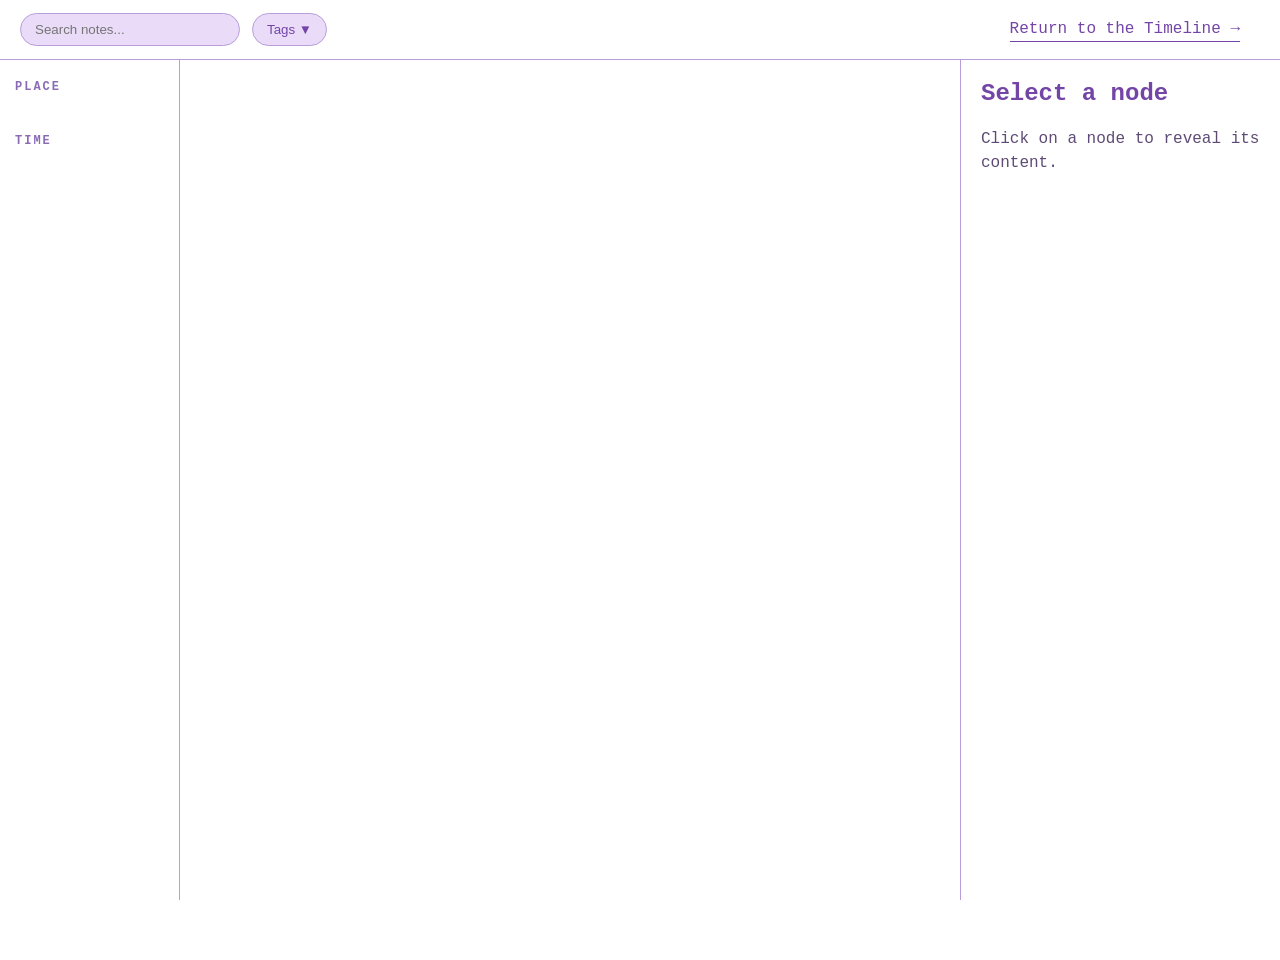
<file: index.html>
<!-- index.html -->
<!DOCTYPE html>
<html lang="en">
<head>
  <meta charset="UTF-8" />
  <meta name="viewport" content="width=device-width, initial-scale=1.0"/>
  <title>Thought Network</title>

  <link rel="stylesheet" href="style.css"/>

  <!-- D3 -->
  <script src="https://d3js.org/d3.v7.min.js"></script>
</head>
<body>

  <div id="topbar">
    <input type="text" id="search" placeholder="Search notes..." />
   <div id="tagDropdown">

  <button id="tagToggle">
    Tags ▼
  </button>

  <div id="tagList" class="hidden"></div>

</div>
  </div>

 <div id="container">

  <div id="leftPanel">


    <div class="sideSection">

      <h3>PLACE</h3>
      <div id="placeList"></div>

    </div>

      <div class="sideSection">

      <h3>TIME</h3>
      <div id="timeList"></div>

    </div>

  </div>

    <svg id="graph"></svg>

    <div id="sidebar">
      <h2 id="note-title">Select a node</h2>
      <div id="note-tags"></div>
      <p id="note-content">
        Click on a node to reveal its content.
      </p>
       <a href="timeline.html" id="returnTimeline">
    Return to the Timeline →
</a>
    </div>

  </div>

 

  <script src="notes.js"></script>
  <script src="script.js"></script>

</body>
</html>
</file>
<file: style.css>
/* RESET */

* {
  margin: 0;
  padding: 0;
  box-sizing: border-box;
}

/* GLOBAL */

body {
  

  background: #ffffff;

  color: #7245a6;

   font-family: "Courier New", monospace;

  overflow: hidden;
}

/* MAIN LAYOUT */

#container {

  display: flex;

  width: 100vw;
  height: 100vh;
}

/* TOP BAR */

#topbar {

  position: fixed;

  top: 0;
  left: 0;

  width: 100%;
  height: 60px;

  display: flex;

  align-items: center;
  gap: 12px;

  padding: 10px 20px;

  background: #ffffff;

  border-bottom: 1.5px solid #b79edb;

  z-index: 100;
}

/* SEARCH */

#topbar input {

  width: 220px;

  padding: 8px 14px;

  border-radius: 20px;

  border: 1px solid #b79edb;

  background:#eadcf8;;

  color: #7245a6;

  outline: none;
}

#topbar input:focus {

  border-color: #7245a6;
}

/* LEFT PANEL */

#leftPanel {

  width: 180px;
  height: 100vh;

  background: #ffffff;

  border-right: 1.5px solid #b79edb;

  padding-top: 80px;
  padding-left: 15px;
  padding-right: 15px;

  overflow-y: auto;
}

/* GRAPH */

#graph {

  flex: 1;

  height: 100%;

  margin-top: 60px;
}

/* RIGHT SIDEBAR */

#sidebar {

  width: 320px;
  height: 100vh;

  background: #ffffff;

  border-left: 1.5px solid #b79edb;
  

  padding: 80px 20px 20px 20px;

  overflow-y: auto;
}

/* NOTE CONTENT */

#note-title {

  margin-bottom: 12px;

  color: #7245a6;
}

#note-content {

  line-height: 1.5;

  color: #5e4b75;
}

#note-tags {

  margin-top: 20px;
}

/* TAGS */

.tag {

  display: inline-block;

  margin: 4px;
  padding: 4px 10px;

  border-radius: 12px;

  background: #eadcf8;

  border: 1px solid #b79edb;

  color: #7245a6;

  font-size: 12px;
}

/* SECTION TITLES */

.sideSection {

  margin-bottom: 40px;
}

.sideSection h3 {

  margin-bottom: 12px;

  color: #8a6bb5;

  font-size: 12px;

  letter-spacing: 2px;
}

/* TIME + PLACE BUTTONS */

.metaButton {

  width: 100%;

  margin-bottom: 8px;

  padding: 8px 12px;

  border-radius: 20px;

  border: 1px solid #b79edb;


  background:#eadcf8;;

  color: #7245a6;

  cursor: pointer;

  transition: 0.2s;
}

.metaButton:hover {

  background: #f0e3ff;
}

.metaButton.active {

  background: #cdb4f6;

  color: #4b2b72;
}

/* TAG DROPDOWN */

#tagDropdown {

  position: relative;
}

#tagToggle {

  padding: 8px 14px;

  border-radius: 20px;

  border: 1px solid #b79edb;

  background: #eadcf8;

  color: #7245a6;

  cursor: pointer;
}

#tagToggle:hover {

  background: #f0e3ff;
}

/* TAG LIST */

#tagList {

  position: absolute;

  top: 45px;
  left: 0;

  width: 220px;

  max-height: 300px;

  overflow-y: auto;

  display: flex;
  flex-direction: column;
  gap: 6px;

  padding: 10px;

  border-radius: 18px;

  background: #ffffff;

  border: 2px solid #b79edb;
  

  z-index: 100;
}

.hidden {

  display: none !important;
}

/* FILTER TAGS */

.filter-tag {

  padding: 8px 10px;

  border-radius: 12px;

  border: 1px solid #b79edb;

  background: #eadcf8;

  color: #7245a6;

  cursor: pointer;

  transition: 0.2s;
}

.filter-tag:hover {

  background: #eadcf8;
}

.filter-tag.active {

  background: #cdb4f6;

  color: #4b2b72;
}

/* GRAPH LINKS */

.link {

  stroke: rgba(114, 69, 166, 0.22);

  stroke-linecap: round;
}

/* GRAPH NODES */

.node {

  cursor: pointer;
  transition: 0.2s;

  filter: drop-shadow(
    0 0 6px rgba(114,69,166,0.2)
  );
}

.node:hover {

  opacity: 0.8;
}

/* LABELS */

text {

  user-select: none;

  fill: #7d62a8;

  font-size: 12px;
}


#returnTimeline{

    position:fixed;

    right:40px;
    top:20px;

    color:#7245a6;

    text-decoration:none;

    font-size:16px;

    border-bottom:1px solid #7245a6;

    padding-bottom:3px;

    z-index:100;
}

#enterAtlas:hover{

    opacity:.7;
}
</file>
